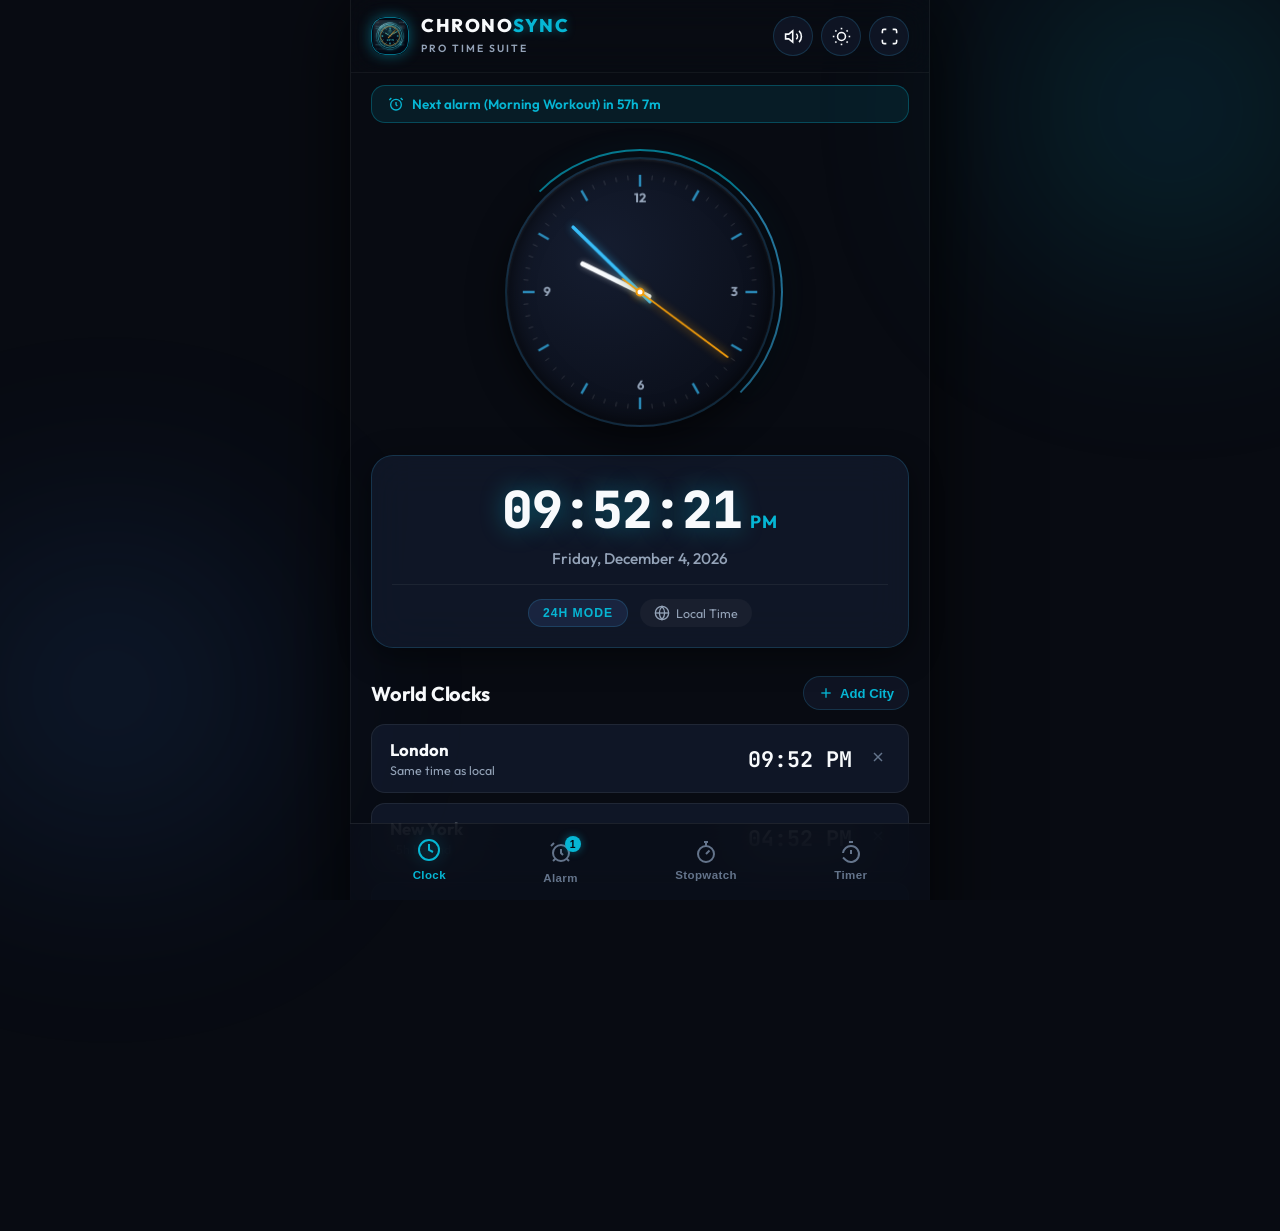
<file: index.html>
<!DOCTYPE html>
<html lang="en">
<head>
  <meta charset="UTF-8">
  <meta name="viewport" content="width=device-width, initial-scale=1.0, maximum-scale=1.0, user-scalable=no, viewport-fit=cover">
  <meta name="theme-color" content="#0a0d14">
  <meta name="description" content="ChronoSync - Ultra-sleek all-in-one Clock, Precision Stopwatch, Countdown Timer, and Smart Alarm with customizable ringtones and world time.">
  <meta name="mobile-web-app-capable" content="yes">
  <meta name="apple-mobile-web-app-capable" content="yes">
  <meta name="apple-mobile-web-app-status-bar-style" content="black-translucent">
  <title>ChronoSync | Clock, Timer, Alarm & Stopwatch</title>
  
  <!-- Favicon & Icons -->
  <link rel="icon" type="image/png" href="icon-192.png">
  <link rel="apple-touch-icon" href="icon-192.png">
  <link rel="manifest" href="manifest.json">
  
  <!-- Modern Typography from Google Fonts -->
  <link rel="preconnect" href="https://fonts.googleapis.com">
  <link rel="preconnect" href="https://fonts.gstatic.com" crossorigin>
  <link href="https://fonts.googleapis.com/css2?family=Outfit:wght@300;400;500;600;700;800&family=JetBrains+Mono:wght@400;500;700;800&display=swap" rel="stylesheet">
  
  <!-- Main Stylesheet -->
  <link rel="stylesheet" href="style.css">
</head>
<body data-theme="cyber">
  <!-- Dynamic Ambient Background Glows -->
  <div class="ambient-glow glow-1" aria-hidden="true"></div>
  <div class="ambient-glow glow-2" aria-hidden="true"></div>

  <!-- App Wrapper -->
  <div class="app-container">
    
    <!-- App Header -->
    <header class="app-header">
      <div class="brand-group">
        <div class="brand-logo-wrap">
          <img src="icon-192.jpg" alt="ChronoSync Logo" class="brand-icon" id="brand-logo-img">
          <span class="brand-pulse"></span>
        </div>
        <div class="brand-text">
          <h1 class="brand-title">CHRONO<span class="accent-text">SYNC</span></h1>
          <span class="brand-subtitle">PRO TIME SUITE</span>
        </div>
      </div>

      <div class="header-actions">
        <!-- Sound Mute/Active Toggle -->
        <button class="icon-btn" id="sound-toggle-btn" title="Toggle Sound Feedback" aria-label="Toggle Sound">
          <svg class="svg-icon" id="sound-icon-on" viewBox="0 0 24 24" fill="none" stroke="currentColor" stroke-width="2">
            <polygon points="11 5 6 9 2 9 2 15 6 15 11 19 11 5"></polygon>
            <path d="M19.07 4.93a10 10 0 0 1 0 14.14M15.54 8.46a5 5 0 0 1 0 7.07"></path>
          </svg>
          <svg class="svg-icon hidden" id="sound-icon-off" viewBox="0 0 24 24" fill="none" stroke="currentColor" stroke-width="2">
            <polygon points="11 5 6 9 2 9 2 15 6 15 11 19 11 5"></polygon>
            <line x1="23" y1="9" x2="17" y2="15"></line>
            <line x1="17" y1="9" x2="23" y2="15"></line>
          </svg>
        </button>

        <!-- Theme Switcher Menu Button -->
        <button class="icon-btn" id="theme-btn" title="Change Visual Theme" aria-label="Change Theme">
          <svg class="svg-icon" viewBox="0 0 24 24" fill="none" stroke="currentColor" stroke-width="2">
            <circle cx="12" cy="12" r="5"></circle>
            <line x1="12" y1="1" x2="12" y2="3"></line>
            <line x1="12" y1="21" x2="12" y2="23"></line>
            <line x1="4.22" y1="4.22" x2="5.64" y2="5.64"></line>
            <line x1="18.36" y1="18.36" x2="19.78" y2="19.78"></line>
            <line x1="1" y1="12" x2="3" y2="12"></line>
            <line x1="21" y1="12" x2="23" y2="12"></line>
            <line x1="4.22" y1="19.78" x2="5.64" y2="18.36"></line>
            <line x1="18.36" y1="5.64" x2="19.78" y2="4.22"></line>
          </svg>
        </button>

        <!-- Fullscreen Toggle -->
        <button class="icon-btn" id="fullscreen-btn" title="Toggle Fullscreen" aria-label="Toggle Fullscreen">
          <svg class="svg-icon" viewBox="0 0 24 24" fill="none" stroke="currentColor" stroke-width="2">
            <path d="M8 3H5a2 2 0 0 0-2 2v3m18 0V5a2 2 0 0 0-2-2h-3m0 18h3a2 2 0 0 0 2-2v-3M3 16v3a2 2 0 0 0 2 2h3"></path>
          </svg>
        </button>
      </div>
    </header>

    <!-- Theme Selection Drawer / Dropdown -->
    <div class="theme-dropdown hidden" id="theme-dropdown">
      <div class="theme-title">Color Theme</div>
      <div class="theme-options">
        <button class="theme-opt-btn active" data-theme-val="cyber">
          <span class="theme-dot dot-cyber"></span> Cyber Cyan
        </button>
        <button class="theme-opt-btn" data-theme-val="sunset">
          <span class="theme-dot dot-sunset"></span> Solar Amber
        </button>
        <button class="theme-opt-btn" data-theme-val="violet">
          <span class="theme-dot dot-violet"></span> Neon Violet
        </button>
        <button class="theme-opt-btn" data-theme-val="emerald">
          <span class="theme-dot dot-emerald"></span> Matrix Emerald
        </button>
      </div>
    </div>

    <!-- Active Alarm Notification Toast Bar (shows when an alarm is within 1 hour) -->
    <div class="upcoming-banner hidden" id="upcoming-banner">
      <div class="upcoming-content">
        <svg class="mini-icon" viewBox="0 0 24 24" fill="none" stroke="currentColor" stroke-width="2">
          <circle cx="12" cy="13" r="8"></circle>
          <path d="M12 9v4l2 2"></path>
          <path d="M5 3L2 6"></path>
          <path d="M22 6l-3-3"></path>
        </svg>
        <span id="upcoming-text">Next alarm in 4 hours 12 mins</span>
      </div>
    </div>

    <!-- MAIN APP CONTENT PANELS -->
    <main class="main-content">
      
      <!-- ================= 1. CLOCK VIEW ================= -->
      <section class="tab-panel active" id="tab-clock" role="tabpanel" aria-labelledby="nav-clock">
        
        <!-- Analog Clock Canvas Display -->
        <div class="clock-visual-container">
          <div class="analog-clock-wrapper">
            <canvas id="analog-canvas" width="280" height="280"></canvas>
            <div class="clock-ambient-ring"></div>
          </div>
        </div>

        <!-- Sleek Digital Time Display -->
        <div class="digital-clock-card">
          <div class="digital-time-row">
            <span class="digital-time" id="clock-digital-time">12:00:00</span>
            <span class="digital-ampm" id="clock-digital-ampm">PM</span>
          </div>
          <div class="digital-date" id="clock-digital-date">Wednesday, October 28, 2026</div>
          
          <div class="clock-meta-row">
            <button class="toggle-pill-btn" id="format-toggle-btn" title="Toggle 12h / 24h format">
              <span id="format-label">24H MODE</span>
            </button>
            <div class="timezone-badge" id="current-timezone-badge">
              <svg class="mini-icon" viewBox="0 0 24 24" fill="none" stroke="currentColor" stroke-width="2">
                <circle cx="12" cy="12" r="10"></circle>
                <line x1="2" y1="12" x2="22" y2="12"></line>
                <path d="M12 2a15.3 15.3 0 0 1 4 10 15.3 15.3 0 0 1-4 10 15.3 15.3 0 0 1-4-10 15.3 15.3 0 0 1 4-10z"></path>
              </svg>
              <span id="local-timezone-text">Local Time</span>
            </div>
          </div>
        </div>

        <!-- World Clock Section -->
        <div class="world-clock-container">
          <div class="section-header">
            <h2 class="section-title">World Clocks</h2>
            <button class="btn-secondary-sm" id="add-city-btn">
              <svg class="mini-icon" viewBox="0 0 24 24" fill="none" stroke="currentColor" stroke-width="2">
                <line x1="12" y1="5" x2="12" y2="19"></line>
                <line x1="5" y1="12" x2="19" y2="12"></line>
              </svg>
              Add City
            </button>
          </div>

          <div class="world-cities-grid" id="world-cities-list">
            <!-- Dynamic World City Cards populated by JS -->
          </div>
        </div>

      </section>

      <!-- ================= 2. ALARM VIEW ================= -->
      <section class="tab-panel" id="tab-alarm" role="tabpanel" aria-labelledby="nav-alarm">
        
        <div class="section-header">
          <div>
            <h2 class="section-title">Alarms</h2>
            <p class="section-desc">Manage wake-ups & daily reminders</p>
          </div>
          <button class="btn-primary" id="open-alarm-modal-btn">
            <svg class="mini-icon" viewBox="0 0 24 24" fill="none" stroke="currentColor" stroke-width="2.5">
              <line x1="12" y1="5" x2="12" y2="19"></line>
              <line x1="5" y1="12" x2="19" y2="12"></line>
            </svg>
            New Alarm
          </button>
        </div>

        <!-- Alarms List Container -->
        <div class="alarms-list" id="alarms-container">
          <!-- Populated dynamically via JS -->
        </div>

      </section>

      <!-- ================= 3. STOPWATCH VIEW ================= -->
      <section class="tab-panel" id="tab-stopwatch" role="tabpanel" aria-labelledby="nav-stopwatch">
        
        <div class="stopwatch-display-card">
          <!-- Glowing circular progress border -->
          <div class="stopwatch-halo" id="stopwatch-halo"></div>
          
          <div class="stopwatch-numbers-wrapper">
            <div class="stopwatch-main-time" id="sw-display">00:00:00<span class="sw-ms" id="sw-display-ms">.00</span></div>
            <div class="stopwatch-sub-lap" id="sw-current-lap-time">Lap: 00:00:00.00</div>
          </div>
        </div>

        <!-- Stopwatch Controls -->
        <div class="control-actions-row">
          <button class="circle-action-btn btn-amber" id="sw-lap-btn" disabled>
            <span class="btn-inner-text">Lap</span>
          </button>

          <button class="circle-action-btn btn-neon-play" id="sw-start-btn">
            <span class="btn-inner-text" id="sw-start-label">Start</span>
          </button>

          <button class="circle-action-btn btn-rose" id="sw-reset-btn" disabled>
            <span class="btn-inner-text">Reset</span>
          </button>
        </div>

        <!-- Laps Section -->
        <div class="laps-container" id="laps-section">
          <div class="laps-header">
            <span class="laps-title">Recorded Laps (<span id="laps-count">0</span>)</span>
            <div class="laps-quick-actions">
              <button class="text-link-btn" id="copy-laps-btn" title="Copy laps to clipboard">Copy</button>
              <button class="text-link-btn text-danger" id="clear-laps-btn" title="Clear all recorded laps">Clear</button>
            </div>
          </div>

          <div class="laps-table-wrapper">
            <table class="laps-table" id="laps-table">
              <thead>
                <tr>
                  <th>Lap</th>
                  <th>Split Time</th>
                  <th>Total Time</th>
                </tr>
              </thead>
              <tbody id="laps-tbody">
                <!-- Dynamic lap rows -->
              </tbody>
            </table>
            <div class="empty-state" id="empty-laps-state">
              <p>No laps recorded yet. Press Start, then Lap.</p>
            </div>
          </div>
        </div>

      </section>

      <!-- ================= 4. TIMER VIEW ================= -->
      <section class="tab-panel" id="tab-timer" role="tabpanel" aria-labelledby="nav-timer">
        
        <!-- Circular Progress Ring Display -->
        <div class="timer-visual-container">
          <svg class="timer-ring-svg" viewBox="0 0 320 320">
            <!-- Background track -->
            <circle class="timer-track" cx="160" cy="160" r="140"></circle>
            <!-- Progress indicator bar -->
            <circle class="timer-progress" id="timer-progress-ring" cx="160" cy="160" r="140"></circle>
          </svg>

          <!-- Inside Ring Content -->
          <div class="timer-center-content">
            <div class="timer-digits" id="timer-display">05:00</div>
            <div class="timer-total-caption" id="timer-status-caption">Ready</div>
          </div>
        </div>

        <!-- Quick Time Presets Chips -->
        <div class="timer-presets-scroll">
          <button class="preset-chip" data-seconds="60">1 min</button>
          <button class="preset-chip" data-seconds="180">3 min</button>
          <button class="preset-chip active" data-seconds="300">5 min</button>
          <button class="preset-chip" data-seconds="600">10 min</button>
          <button class="preset-chip" data-seconds="900">15 min</button>
          <button class="preset-chip" data-seconds="1500">25 min (Pomodoro)</button>
          <button class="preset-chip" data-seconds="1800">30 min</button>
          <button class="preset-chip" data-seconds="3600">60 min</button>
        </div>

        <!-- Custom Duration Quick Pickers -->
        <div class="custom-timer-pickers" id="custom-timer-inputs">
          <div class="time-picker-col">
            <label for="timer-input-hours">HOURS</label>
            <input type="number" id="timer-input-hours" min="0" max="99" value="0" class="time-num-input">
          </div>
          <span class="colon-separator">:</span>
          <div class="time-picker-col">
            <label for="timer-input-mins">MINUTES</label>
            <input type="number" id="timer-input-mins" min="0" max="59" value="5" class="time-num-input">
          </div>
          <span class="colon-separator">:</span>
          <div class="time-picker-col">
            <label for="timer-input-secs">SECONDS</label>
            <input type="number" id="timer-input-secs" min="0" max="59" value="0" class="time-num-input">
          </div>
        </div>

        <!-- Timer Controls -->
        <div class="control-actions-row">
          <button class="circle-action-btn btn-rose" id="timer-reset-btn" disabled>
            <span class="btn-inner-text">Reset</span>
          </button>

          <button class="circle-action-btn btn-neon-play" id="timer-start-btn">
            <span class="btn-inner-text" id="timer-start-label">Start</span>
          </button>

          <button class="circle-action-btn btn-cyan" id="timer-add-min-btn" title="Add 1 minute" disabled>
            <span class="btn-inner-text">+1m</span>
          </button>
        </div>

      </section>

      <!-- App Footer / Credits -->
      <footer class="app-credit-footer">
        <p class="copyright-text">© 2026 ChronoSync. All rights reserved.</p>
        <p class="developer-text">Design and Develop by <span class="developer-name">Satyam Rajpoot</span></p>
      </footer>

    </main>

    <!-- Bottom Navigation Dock (Ergonomic Mobile / Desktop) -->
    <nav class="bottom-nav" role="tablist">
      <button class="nav-item active" id="nav-clock" data-tab="tab-clock" role="tab" aria-selected="true">
        <svg class="nav-icon" viewBox="0 0 24 24" fill="none" stroke="currentColor" stroke-width="2">
          <circle cx="12" cy="12" r="10"></circle>
          <polyline points="12 6 12 12 16 14"></polyline>
        </svg>
        <span class="nav-label">Clock</span>
      </button>

      <button class="nav-item" id="nav-alarm" data-tab="tab-alarm" role="tab" aria-selected="false">
        <div class="nav-icon-wrap">
          <svg class="nav-icon" viewBox="0 0 24 24" fill="none" stroke="currentColor" stroke-width="2">
            <circle cx="12" cy="13" r="8"></circle>
            <path d="M12 9v4l2 2"></path>
            <path d="M5 3L2 6"></path>
            <path d="M22 6l-3-3"></path>
            <path d="M6.38 18.7 4 21"></path>
            <path d="M17.64 18.67 20 21"></path>
          </svg>
          <span class="alarm-badge hidden" id="active-alarms-badge">0</span>
        </div>
        <span class="nav-label">Alarm</span>
      </button>

      <button class="nav-item" id="nav-stopwatch" data-tab="tab-stopwatch" role="tab" aria-selected="false">
        <svg class="nav-icon" viewBox="0 0 24 24" fill="none" stroke="currentColor" stroke-width="2">
          <circle cx="12" cy="14" r="8"></circle>
          <line x1="12" y1="2" x2="12" y2="6"></line>
          <line x1="10" y1="2" x2="14" y2="2"></line>
          <line x1="12" y1="14" x2="15.5" y2="10.5"></line>
        </svg>
        <span class="nav-label">Stopwatch</span>
      </button>

      <button class="nav-item" id="nav-timer" data-tab="tab-timer" role="tab" aria-selected="false">
        <svg class="nav-icon" viewBox="0 0 24 24" fill="none" stroke="currentColor" stroke-width="2">
          <path d="M10 2h4"></path>
          <path d="M12 14v-4"></path>
          <path d="M4 13a8 8 0 0 1 8-7 8 8 0 1 1-5.3 14L4 17.6"></path>
        </svg>
        <span class="nav-label">Timer</span>
      </button>
    </nav>

  </div>

  <!-- ================= MODALS & OVERLAYS ================= -->

  <!-- 1. Add/Edit Alarm Modal -->
  <div class="modal-overlay hidden" id="alarm-modal">
    <div class="modal-card">
      <div class="modal-header">
        <h3 class="modal-title" id="alarm-modal-title">Set Alarm</h3>
        <button class="icon-btn-close" id="close-alarm-modal-btn">&times;</button>
      </div>

      <div class="modal-body">
        <!-- Interactive Time Wheel / Inputs -->
        <div class="alarm-time-picker">
          <div class="picker-input-group">
            <input type="number" id="alarm-input-hours" class="time-digit-input" min="1" max="12" value="07">
            <span class="picker-separator">:</span>
            <input type="number" id="alarm-input-mins" class="time-digit-input" min="0" max="59" value="00">
          </div>
          <div class="ampm-toggle-group" id="alarm-ampm-group">
            <button class="ampm-btn active" id="ampm-am" type="button">AM</button>
            <button class="ampm-btn" id="ampm-pm" type="button">PM</button>
          </div>
        </div>

        <!-- Alarm Label Input -->
        <div class="form-group">
          <label for="alarm-label-input">Label</label>
          <input type="text" id="alarm-label-input" class="form-input" placeholder="e.g. Morning Workout, Daily Meeting" maxlength="32">
        </div>

        <!-- Repeat Days -->
        <div class="form-group">
          <label>Repeat Days</label>
          <div class="days-chips-row">
            <button type="button" class="day-chip" data-day="0">S</button>
            <button type="button" class="day-chip active" data-day="1">M</button>
            <button type="button" class="day-chip active" data-day="2">T</button>
            <button type="button" class="day-chip active" data-day="3">W</button>
            <button type="button" class="day-chip active" data-day="4">T</button>
            <button type="button" class="day-chip active" data-day="5">F</button>
            <button type="button" class="day-chip" data-day="6">S</button>
          </div>
          <div class="repeat-presets">
            <button type="button" class="preset-text-btn" id="repeat-weekdays">Weekdays</button>
            <button type="button" class="preset-text-btn" id="repeat-weekends">Weekends</button>
            <button type="button" class="preset-text-btn" id="repeat-everyday">Everyday</button>
          </div>
        </div>

        <!-- Tone Selector with Sound Preview Button -->
        <div class="form-group">
          <label for="alarm-sound-select">Ringtone</label>
          <div class="sound-select-row">
            <select id="alarm-sound-select" class="form-select">
              <option value="celestial">🎵 Celestial Chime (Ambient)</option>
              <option value="pulse">⚡ Digital Pulse (Synth)</option>
              <option value="siren">🚨 Cosmic Siren (Modern)</option>
              <option value="sunrise">🌅 Sunrise Gentle (Calm)</option>
              <option value="classic">🔔 Classic Twin Bell (Mechanical)</option>
            </select>
            <button type="button" class="btn-icon-test" id="test-sound-btn" title="Preview Sound">
              <svg class="mini-icon" viewBox="0 0 24 24" fill="none" stroke="currentColor" stroke-width="2">
                <polygon points="5 3 19 12 5 21 5 3"></polygon>
              </svg>
            </button>
          </div>
        </div>

        <!-- Snooze Interval -->
        <div class="form-group">
          <label for="alarm-snooze-select">Snooze Duration</label>
          <select id="alarm-snooze-select" class="form-select">
            <option value="5">5 Minutes</option>
            <option value="10" selected>10 Minutes</option>
            <option value="15">15 Minutes</option>
          </select>
        </div>
      </div>

      <div class="modal-footer">
        <button type="button" class="btn-secondary" id="cancel-alarm-btn">Cancel</button>
        <button type="button" class="btn-primary" id="save-alarm-btn">Save Alarm</button>
      </div>
    </div>
  </div>

  <!-- 2. Add City Modal for World Clock -->
  <div class="modal-overlay hidden" id="city-modal">
    <div class="modal-card">
      <div class="modal-header">
        <h3 class="modal-title">Add World City</h3>
        <button class="icon-btn-close" id="close-city-modal-btn">&times;</button>
      </div>

      <div class="modal-body">
        <div class="form-group">
          <label for="city-search-input">Search Major City / Timezone</label>
          <input type="text" id="city-search-input" class="form-input" placeholder="e.g. Tokyo, London, New York, Paris...">
        </div>

        <div class="available-cities-list" id="city-options-list">
          <!-- Populated by JS -->
        </div>
      </div>
    </div>
  </div>

  <!-- 3. Fullscreen Active Alarm Ringing Overlay -->
  <div class="active-ringing-overlay hidden" id="ringing-screen">
    <div class="ringing-glow-burst"></div>
    
    <div class="ringing-container">
      <div class="ringing-bell-icon-wrap">
        <svg class="ringing-bell-svg" viewBox="0 0 24 24" fill="none" stroke="currentColor" stroke-width="2">
          <path d="M18 8A6 6 0 0 0 6 8c0 7-3 9-3 9h18s-3-2-3-9"></path>
          <path d="M13.73 21a2 2 0 0 1-3.46 0"></path>
        </svg>
      </div>

      <div class="ringing-time" id="ringing-time-text">07:00 AM</div>
      <div class="ringing-label" id="ringing-label-text">Morning Workout</div>

      <div class="ringing-actions">
        <button class="btn-snooze" id="ringing-snooze-btn">
          <svg class="mini-icon" viewBox="0 0 24 24" fill="none" stroke="currentColor" stroke-width="2">
            <circle cx="12" cy="12" r="10"></circle>
            <polyline points="12 6 12 12 16 14"></polyline>
          </svg>
          Snooze (<span id="snooze-duration-text">10m</span>)
        </button>
        <button class="btn-dismiss" id="ringing-dismiss-btn">
          <svg class="mini-icon" viewBox="0 0 24 24" fill="none" stroke="currentColor" stroke-width="2.5">
            <line x1="18" y1="6" x2="6" y2="18"></line>
            <line x1="6" y1="6" x2="18" y2="18"></line>
          </svg>
          Dismiss
        </button>
      </div>
    </div>
  </div>

  <!-- Scripts -->
  <script src="app.js"></script>
</body>
</html>
</file>
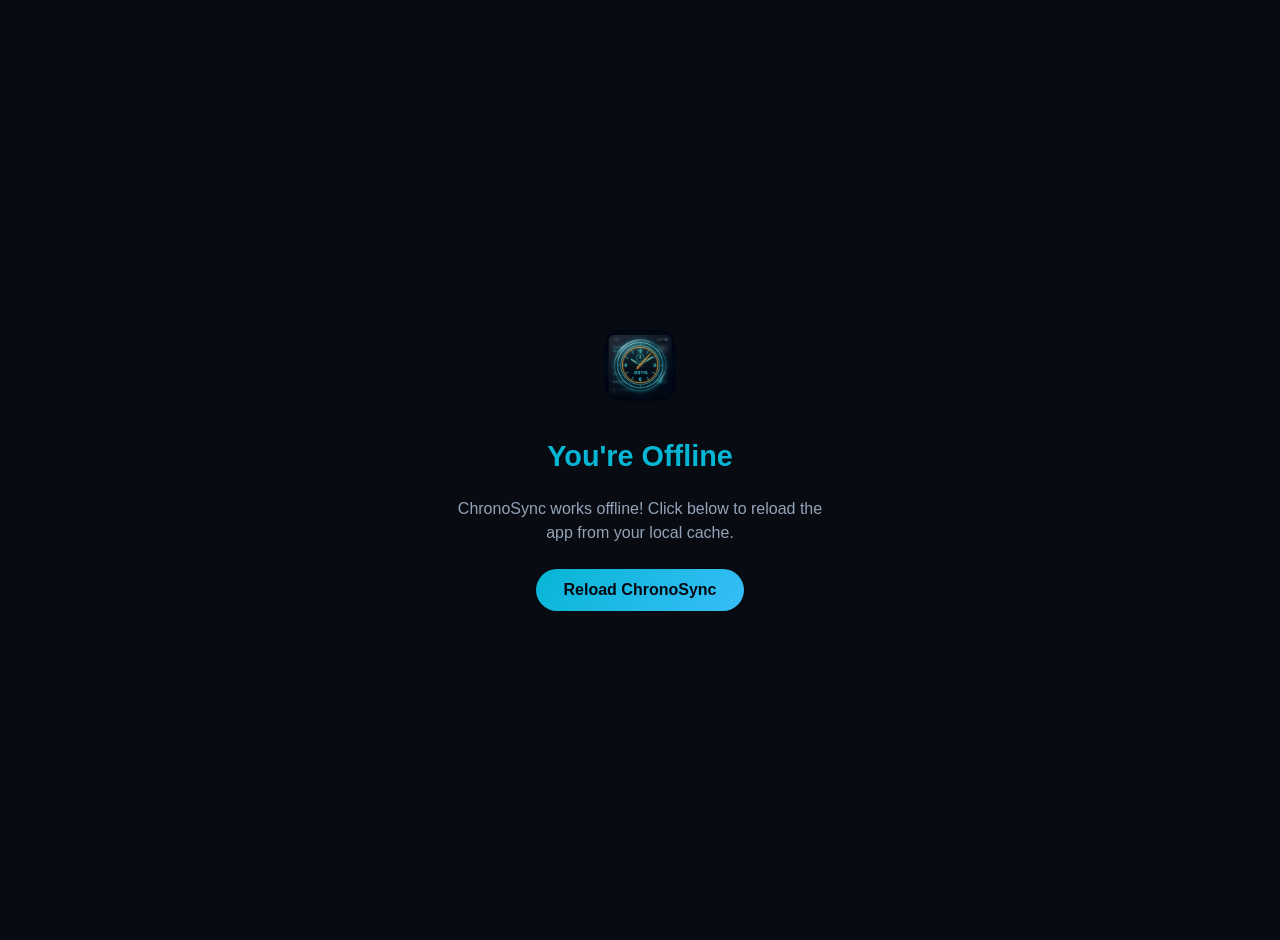
<file: offline.html>
<!DOCTYPE html>
<html lang="en">
<head>
  <meta charset="UTF-8">
  <meta name="viewport" content="width=device-width, initial-scale=1.0">
  <title>ChronoSync | Offline</title>
  <style>
    body {
      background: #080b12;
      color: #f8fafc;
      font-family: -apple-system, BlinkMacSystemFont, "Segoe UI", Roboto, sans-serif;
      display: flex;
      flex-direction: column;
      align-items: center;
      justify-content: center;
      min-height: 100vh;
      margin: 0;
      text-align: center;
      padding: 20px;
    }
    .icon {
      width: 72px;
      height: 72px;
      margin-bottom: 20px;
      border-radius: 18px;
    }
    h1 {
      font-size: 1.8rem;
      margin-bottom: 8px;
      color: #06b6d4;
    }
    p {
      color: #94a3b8;
      max-width: 380px;
      line-height: 1.5;
      margin-bottom: 24px;
    }
    .btn {
      background: linear-gradient(135deg, #06b6d4, #38bdf8);
      color: #050811;
      border: none;
      padding: 12px 28px;
      border-radius: 9999px;
      font-weight: 700;
      font-size: 1rem;
      cursor: pointer;
    }
  </style>
</head>
<body>
  <img src="icon-192.png" alt="ChronoSync" class="icon">
  <h1>You're Offline</h1>
  <p>ChronoSync works offline! Click below to reload the app from your local cache.</p>
  <button class="btn" onclick="window.location.reload()">Reload ChronoSync</button>
</body>
</html>
</file>
<file: style.css>
/* ===================================================================
   CHRONOSYNC - PRO TIME SUITE STYLESHEET
   Design System: Glassmorphic OLED Cyber Aesthetic with Dynamic Themes
   =================================================================== */

:root {
  /* Default Cyber Cyan Theme */
  --bg-primary: #080b12;
  --bg-secondary: #0f1626;
  --bg-glass: rgba(18, 25, 42, 0.75);
  --bg-glass-card: rgba(22, 33, 56, 0.55);
  --bg-glass-elevated: rgba(30, 44, 74, 0.7);
  --border-glass: rgba(56, 189, 248, 0.18);
  --border-focus: rgba(6, 182, 212, 0.7);
  
  --accent-primary: #06b6d4;      /* Vibrant Cyan */
  --accent-glow: rgba(6, 182, 212, 0.45);
  --accent-secondary: #38bdf8;    /* Sky */
  --accent-secondary-glow: rgba(56, 189, 248, 0.3);
  --accent-highlight: #f59e0b;    /* Solar Amber */

  --text-main: #f8fafc;
  --text-muted: #94a3b8;
  --text-dim: #64748b;

  --color-success: #10b981;
  --color-success-glow: rgba(16, 185, 129, 0.35);
  --color-warning: #f59e0b;
  --color-warning-glow: rgba(245, 158, 11, 0.35);
  --color-danger: #f43f5e;
  --color-danger-glow: rgba(244, 63, 94, 0.4);

  --font-sans: 'Outfit', -apple-system, BlinkMacSystemFont, "Segoe UI", Roboto, sans-serif;
  --font-mono: 'JetBrains Mono', monospace;

  --radius-sm: 8px;
  --radius-md: 14px;
  --radius-lg: 22px;
  --radius-xl: 32px;
  --radius-full: 9999px;

  --shadow-glass: 0 8px 32px 0 rgba(0, 0, 0, 0.45);
  --shadow-neon: 0 0 25px var(--accent-glow);
  --transition-smooth: all 0.28s cubic-bezier(0.4, 0, 0.2, 1);
  --transition-bounce: all 0.4s cubic-bezier(0.34, 1.56, 0.64, 1);
}

/* Theme: Solar Amber */
body[data-theme="sunset"] {
  --accent-primary: #f59e0b;
  --accent-glow: rgba(245, 158, 11, 0.45);
  --accent-secondary: #fbbf24;
  --accent-secondary-glow: rgba(251, 191, 36, 0.3);
  --border-glass: rgba(245, 158, 11, 0.2);
  --border-focus: rgba(245, 158, 11, 0.8);
}

/* Theme: Neon Violet */
body[data-theme="violet"] {
  --accent-primary: #a855f7;
  --accent-glow: rgba(168, 85, 247, 0.45);
  --accent-secondary: #c084fc;
  --accent-secondary-glow: rgba(192, 132, 252, 0.3);
  --border-glass: rgba(168, 85, 247, 0.2);
  --border-focus: rgba(168, 85, 247, 0.8);
}

/* Theme: Matrix Emerald */
body[data-theme="emerald"] {
  --accent-primary: #10b981;
  --accent-glow: rgba(16, 185, 129, 0.45);
  --accent-secondary: #34d399;
  --accent-secondary-glow: rgba(52, 211, 153, 0.3);
  --border-glass: rgba(16, 185, 129, 0.2);
  --border-focus: rgba(16, 185, 129, 0.8);
}

/* Base Reset */
*, *::before, *::after {
  box-sizing: border-box;
  margin: 0;
  padding: 0;
  -webkit-tap-highlight-color: transparent;
}

html, body {
  width: 100%;
  height: 100%;
  overflow-x: hidden;
  background-color: var(--bg-primary);
  color: var(--text-main);
  font-family: var(--font-sans);
  -webkit-font-smoothing: antialiased;
  -moz-osx-font-smoothing: grayscale;
}

/* Dynamic Ambient Background Glows */
.ambient-glow {
  position: fixed;
  border-radius: 50%;
  filter: blur(120px);
  pointer-events: none;
  z-index: 0;
  opacity: 0.35;
  transition: background-color 0.8s ease;
}

.glow-1 {
  width: 380px;
  height: 380px;
  top: -80px;
  right: -80px;
  background: radial-gradient(circle, var(--accent-primary) 0%, transparent 70%);
}

.glow-2 {
  width: 420px;
  height: 420px;
  bottom: 0px;
  left: -100px;
  background: radial-gradient(circle, #3b82f6 0%, transparent 70%);
  opacity: 0.25;
}

/* App Main Container */
.app-container {
  position: relative;
  z-index: 1;
  display: flex;
  flex-direction: column;
  min-height: 100vh;
  max-width: 580px;
  margin: 0 auto;
  padding-bottom: calc(88px + env(safe-area-inset-bottom));
}

/* Header Styles */
.app-header {
  display: flex;
  align-items: center;
  justify-content: space-between;
  padding: 16px 20px;
  backdrop-filter: blur(16px);
  -webkit-backdrop-filter: blur(16px);
  position: sticky;
  top: 0;
  z-index: 40;
  border-bottom: 1px solid rgba(255, 255, 255, 0.05);
}

.brand-group {
  display: flex;
  align-items: center;
  gap: 12px;
}

.brand-logo-wrap {
  position: relative;
  width: 38px;
  height: 38px;
  border-radius: var(--radius-md);
  overflow: hidden;
  box-shadow: 0 0 14px var(--accent-glow);
}

.brand-icon {
  width: 100%;
  height: 100%;
  object-fit: cover;
  display: block;
}

.brand-pulse {
  position: absolute;
  inset: 0;
  border-radius: var(--radius-md);
  border: 1.5px solid var(--accent-primary);
  opacity: 0.6;
  animation: pulseLogo 3s infinite ease-in-out;
}

@keyframes pulseLogo {
  0%, 100% { transform: scale(1); opacity: 0.6; }
  50% { transform: scale(1.08); opacity: 0.2; }
}

.brand-title {
  font-size: 1.15rem;
  font-weight: 800;
  letter-spacing: 1.5px;
  line-height: 1.1;
}

.accent-text {
  color: var(--accent-primary);
  text-shadow: 0 0 10px var(--accent-glow);
}

.brand-subtitle {
  font-size: 0.65rem;
  font-weight: 600;
  color: var(--text-muted);
  letter-spacing: 2px;
}

.header-actions {
  display: flex;
  align-items: center;
  gap: 8px;
}

.icon-btn {
  background: var(--bg-glass);
  border: 1px solid var(--border-glass);
  color: var(--text-main);
  width: 40px;
  height: 40px;
  border-radius: var(--radius-full);
  display: flex;
  align-items: center;
  justify-content: center;
  cursor: pointer;
  transition: var(--transition-smooth);
}

.icon-btn:hover {
  background: var(--bg-glass-elevated);
  border-color: var(--accent-primary);
  transform: translateY(-2px);
  box-shadow: 0 0 12px var(--accent-glow);
}

.svg-icon {
  width: 19px;
  height: 19px;
}

.mini-icon {
  width: 16px;
  height: 16px;
}

.hidden {
  display: none !important;
}

/* Theme Switcher Dropdown */
.theme-dropdown {
  position: absolute;
  top: 72px;
  right: 20px;
  background: var(--bg-secondary);
  border: 1px solid var(--border-glass);
  border-radius: var(--radius-md);
  padding: 12px;
  z-index: 50;
  box-shadow: var(--shadow-glass);
  backdrop-filter: blur(20px);
  animation: fadeInDown 0.25s ease-out;
  min-width: 175px;
}

@keyframes fadeInDown {
  from { opacity: 0; transform: translateY(-8px); }
  to { opacity: 1; transform: translateY(0); }
}

.theme-title {
  font-size: 0.72rem;
  font-weight: 700;
  text-transform: uppercase;
  color: var(--text-dim);
  margin-bottom: 8px;
  letter-spacing: 1px;
}

.theme-options {
  display: flex;
  flex-direction: column;
  gap: 6px;
}

.theme-opt-btn {
  display: flex;
  align-items: center;
  gap: 10px;
  padding: 8px 12px;
  border-radius: var(--radius-sm);
  background: transparent;
  border: 1px solid transparent;
  color: var(--text-main);
  font-size: 0.86rem;
  font-weight: 500;
  cursor: pointer;
  transition: var(--transition-smooth);
}

.theme-opt-btn:hover, .theme-opt-btn.active {
  background: var(--bg-glass-elevated);
  border-color: var(--border-glass);
}

.theme-dot {
  width: 12px;
  height: 12px;
  border-radius: 50%;
}
.dot-cyber { background: #06b6d4; box-shadow: 0 0 6px #06b6d4; }
.dot-sunset { background: #f59e0b; box-shadow: 0 0 6px #f59e0b; }
.dot-violet { background: #a855f7; box-shadow: 0 0 6px #a855f7; }
.dot-emerald { background: #10b981; box-shadow: 0 0 6px #10b981; }

/* Upcoming Alarm Banner */
.upcoming-banner {
  margin: 12px 20px 0;
  padding: 10px 16px;
  background: rgba(6, 182, 212, 0.1);
  border: 1px solid rgba(6, 182, 212, 0.3);
  border-radius: var(--radius-md);
  color: var(--accent-primary);
  font-size: 0.84rem;
  font-weight: 600;
  animation: fadeIn 0.4s ease;
}

.upcoming-content {
  display: flex;
  align-items: center;
  gap: 8px;
}

/* Main Content Panels */
.main-content {
  flex: 1;
  padding: 16px 20px;
}

.tab-panel {
  display: none;
  animation: fadeIn 0.3s ease;
}

.tab-panel.active {
  display: block;
}

@keyframes fadeIn {
  from { opacity: 0; transform: translateY(6px); }
  to { opacity: 1; transform: translateY(0); }
}

/* ================= 1. CLOCK VIEW STYLES ================= */
.clock-visual-container {
  display: flex;
  justify-content: center;
  align-items: center;
  padding: 18px 0 10px;
}

.analog-clock-wrapper {
  position: relative;
  width: 270px;
  height: 270px;
  display: flex;
  align-items: center;
  justify-content: center;
}

#analog-canvas {
  width: 270px;
  height: 270px;
  border-radius: 50%;
  background: radial-gradient(circle at 35% 35%, #151d30, #0a0e19 80%);
  box-shadow: 
    0 12px 35px rgba(0, 0, 0, 0.6),
    inset 0 0 25px rgba(0, 0, 0, 0.8),
    inset 0 1px 3px rgba(255, 255, 255, 0.15);
  border: 2px solid rgba(56, 189, 248, 0.15);
  z-index: 2;
}

.clock-ambient-ring {
  position: absolute;
  inset: -8px;
  border-radius: 50%;
  border: 2px solid transparent;
  border-top-color: var(--accent-primary);
  border-right-color: var(--accent-secondary);
  filter: drop-shadow(0 0 12px var(--accent-glow));
  animation: rotateRing 20s linear infinite;
  pointer-events: none;
  opacity: 0.7;
}

@keyframes rotateRing {
  from { transform: rotate(0deg); }
  to { transform: rotate(360deg); }
}

/* Digital Clock Card */
.digital-clock-card {
  background: var(--bg-glass-card);
  border: 1px solid var(--border-glass);
  border-radius: var(--radius-lg);
  padding: 20px;
  margin-top: 18px;
  backdrop-filter: blur(20px);
  -webkit-backdrop-filter: blur(20px);
  text-align: center;
  box-shadow: var(--shadow-glass);
}

.digital-time-row {
  display: flex;
  align-items: baseline;
  justify-content: center;
  gap: 8px;
}

.digital-time {
  font-family: var(--font-mono);
  font-size: 3.2rem;
  font-weight: 800;
  color: var(--text-main);
  letter-spacing: -1px;
  text-shadow: 0 0 25px var(--accent-glow);
}

.digital-ampm {
  font-family: var(--font-sans);
  font-size: 1.1rem;
  font-weight: 700;
  color: var(--accent-primary);
  letter-spacing: 1px;
}

.digital-date {
  font-size: 0.96rem;
  font-weight: 500;
  color: var(--text-muted);
  margin-top: 6px;
}

.clock-meta-row {
  display: flex;
  align-items: center;
  justify-content: center;
  gap: 12px;
  margin-top: 16px;
  padding-top: 14px;
  border-top: 1px solid rgba(255, 255, 255, 0.06);
}

.toggle-pill-btn {
  background: var(--bg-glass-elevated);
  border: 1px solid var(--border-glass);
  color: var(--accent-primary);
  padding: 6px 14px;
  border-radius: var(--radius-full);
  font-size: 0.76rem;
  font-weight: 700;
  letter-spacing: 1px;
  cursor: pointer;
  transition: var(--transition-smooth);
}

.toggle-pill-btn:hover {
  background: var(--accent-primary);
  color: #000;
  box-shadow: 0 0 12px var(--accent-glow);
}

.timezone-badge {
  display: flex;
  align-items: center;
  gap: 6px;
  background: rgba(255, 255, 255, 0.04);
  padding: 6px 14px;
  border-radius: var(--radius-full);
  font-size: 0.78rem;
  color: var(--text-muted);
}

/* World Clock Grid */
.world-clock-container {
  margin-top: 28px;
}

.section-header {
  display: flex;
  align-items: center;
  justify-content: space-between;
  margin-bottom: 14px;
}

.section-title {
  font-size: 1.25rem;
  font-weight: 700;
  letter-spacing: -0.2px;
}

.section-desc {
  font-size: 0.82rem;
  color: var(--text-muted);
  margin-top: 2px;
}

.btn-secondary-sm {
  background: var(--bg-glass);
  border: 1px solid var(--border-glass);
  color: var(--accent-primary);
  padding: 8px 14px;
  border-radius: var(--radius-full);
  font-size: 0.82rem;
  font-weight: 600;
  display: flex;
  align-items: center;
  gap: 6px;
  cursor: pointer;
  transition: var(--transition-smooth);
}

.btn-secondary-sm:hover {
  background: var(--bg-glass-elevated);
  border-color: var(--accent-primary);
}

.world-cities-grid {
  display: flex;
  flex-direction: column;
  gap: 10px;
}

.world-city-card {
  background: var(--bg-glass-card);
  border: 1px solid rgba(255, 255, 255, 0.07);
  border-radius: var(--radius-md);
  padding: 14px 18px;
  display: flex;
  align-items: center;
  justify-content: space-between;
  transition: var(--transition-smooth);
}

.world-city-card:hover {
  border-color: var(--border-glass);
  transform: translateY(-2px);
  background: var(--bg-glass-elevated);
}

.city-info-col {
  display: flex;
  flex-direction: column;
  gap: 3px;
}

.city-name {
  font-size: 1.05rem;
  font-weight: 700;
}

.city-diff {
  font-size: 0.78rem;
  color: var(--text-muted);
}

.city-time-col {
  display: flex;
  align-items: center;
  gap: 14px;
}

.city-digital {
  font-family: var(--font-mono);
  font-size: 1.35rem;
  font-weight: 700;
  color: var(--text-main);
}

.city-delete-btn {
  background: transparent;
  border: none;
  color: var(--text-dim);
  cursor: pointer;
  padding: 4px;
  transition: var(--transition-smooth);
}

.city-delete-btn:hover {
  color: var(--color-danger);
}

/* ================= 2. ALARM VIEW STYLES ================= */
.alarms-list {
  display: flex;
  flex-direction: column;
  gap: 14px;
  margin-top: 10px;
}

.alarm-card {
  background: var(--bg-glass-card);
  border: 1px solid rgba(255, 255, 255, 0.07);
  border-radius: var(--radius-lg);
  padding: 18px 20px;
  display: flex;
  align-items: center;
  justify-content: space-between;
  transition: var(--transition-smooth);
  backdrop-filter: blur(16px);
  -webkit-backdrop-filter: blur(16px);
}

.alarm-card.active-alarm {
  border-color: var(--border-glass);
  box-shadow: 0 4px 20px rgba(6, 182, 212, 0.12);
}

.alarm-card.inactive-alarm {
  opacity: 0.55;
}

.alarm-details {
  display: flex;
  flex-direction: column;
  gap: 6px;
}

.alarm-time-display {
  display: flex;
  align-items: baseline;
  gap: 6px;
}

.alarm-digits {
  font-family: var(--font-mono);
  font-size: 2.2rem;
  font-weight: 800;
  line-height: 1;
}

.alarm-ampm-tag {
  font-size: 0.95rem;
  font-weight: 700;
  color: var(--accent-primary);
}

.alarm-meta-line {
  display: flex;
  align-items: center;
  gap: 10px;
}

.alarm-title-text {
  font-size: 0.92rem;
  font-weight: 600;
  color: var(--text-main);
}

.alarm-days-tag {
  font-size: 0.78rem;
  color: var(--text-muted);
}

.alarm-tone-tag {
  font-size: 0.72rem;
  background: rgba(255, 255, 255, 0.06);
  padding: 2px 8px;
  border-radius: var(--radius-full);
  color: var(--accent-secondary);
}

.alarm-actions-col {
  display: flex;
  align-items: center;
  gap: 14px;
}

/* iOS Style Switch */
.switch {
  position: relative;
  display: inline-block;
  width: 52px;
  height: 28px;
}

.switch input {
  opacity: 0;
  width: 0;
  height: 0;
}

.slider {
  position: absolute;
  cursor: pointer;
  inset: 0;
  background-color: rgba(255, 255, 255, 0.15);
  transition: .3s cubic-bezier(0.4, 0, 0.2, 1);
  border-radius: 34px;
}

.slider:before {
  position: absolute;
  content: "";
  height: 22px;
  width: 22px;
  left: 3px;
  bottom: 3px;
  background-color: white;
  transition: .3s cubic-bezier(0.4, 0, 0.2, 1);
  border-radius: 50%;
  box-shadow: 0 2px 5px rgba(0,0,0,0.4);
}

input:checked + .slider {
  background-color: var(--accent-primary);
  box-shadow: 0 0 12px var(--accent-glow);
}

input:checked + .slider:before {
  transform: translateX(24px);
}

.alarm-del-btn {
  background: transparent;
  border: none;
  color: var(--text-dim);
  cursor: pointer;
  padding: 6px;
  border-radius: 50%;
  transition: var(--transition-smooth);
}

.alarm-del-btn:hover {
  color: var(--color-danger);
  background: rgba(244, 63, 94, 0.1);
}

/* ================= 3. STOPWATCH VIEW STYLES ================= */
.stopwatch-display-card {
  position: relative;
  background: radial-gradient(circle at center, rgba(15, 23, 42, 0.9), rgba(8, 11, 18, 0.95));
  border: 1px solid var(--border-glass);
  border-radius: var(--radius-xl);
  padding: 44px 20px;
  margin: 12px 0 24px;
  text-align: center;
  box-shadow: var(--shadow-glass);
  overflow: hidden;
}

.stopwatch-halo {
  position: absolute;
  inset: -50%;
  background: conic-gradient(from 0deg, transparent 0%, var(--accent-glow) 50%, transparent 100%);
  opacity: 0;
  filter: blur(40px);
  pointer-events: none;
  transition: opacity 0.5s ease;
}

.stopwatch-display-card.running .stopwatch-halo {
  opacity: 0.6;
  animation: rotateRing 6s linear infinite;
}

.stopwatch-numbers-wrapper {
  position: relative;
  z-index: 2;
}

.stopwatch-main-time {
  font-family: var(--font-mono);
  font-size: 3.4rem;
  font-weight: 800;
  letter-spacing: -1px;
  color: var(--text-main);
  text-shadow: 0 0 25px var(--accent-glow);
}

.sw-ms {
  font-size: 2rem;
  color: var(--accent-primary);
}

.stopwatch-sub-lap {
  font-family: var(--font-mono);
  font-size: 1.05rem;
  font-weight: 600;
  color: var(--text-muted);
  margin-top: 10px;
}

/* Big Action Circular Controls */
.control-actions-row {
  display: flex;
  align-items: center;
  justify-content: center;
  gap: 22px;
  margin: 18px 0 28px;
}

.circle-action-btn {
  width: 76px;
  height: 76px;
  border-radius: 50%;
  display: flex;
  align-items: center;
  justify-content: center;
  font-size: 0.95rem;
  font-weight: 700;
  cursor: pointer;
  border: 2px solid transparent;
  transition: var(--transition-bounce);
  backdrop-filter: blur(10px);
}

.circle-action-btn:active {
  transform: scale(0.92);
}

.circle-action-btn:disabled {
  opacity: 0.35;
  cursor: not-allowed;
  transform: none !important;
  box-shadow: none !important;
}

.btn-neon-play {
  width: 90px;
  height: 90px;
  background: linear-gradient(135deg, var(--accent-primary), var(--accent-secondary));
  color: #050811;
  box-shadow: 0 0 28px var(--accent-glow);
  font-size: 1.05rem;
  font-weight: 800;
}

.btn-neon-play.running {
  background: linear-gradient(135deg, #f59e0b, #d97706);
  box-shadow: 0 0 28px rgba(245, 158, 11, 0.5);
  color: #ffffff;
}

.btn-amber {
  background: rgba(245, 158, 11, 0.15);
  border-color: rgba(245, 158, 11, 0.4);
  color: #fbbf24;
}
.btn-amber:not(:disabled):hover {
  background: rgba(245, 158, 11, 0.25);
  box-shadow: 0 0 16px rgba(245, 158, 11, 0.4);
}

.btn-rose {
  background: rgba(244, 63, 94, 0.15);
  border-color: rgba(244, 63, 94, 0.4);
  color: #fda4af;
}
.btn-rose:not(:disabled):hover {
  background: rgba(244, 63, 94, 0.25);
  box-shadow: 0 0 16px rgba(244, 63, 94, 0.4);
}

.btn-cyan {
  background: rgba(6, 182, 212, 0.15);
  border-color: rgba(6, 182, 212, 0.4);
  color: #67e8f9;
}

/* Laps Section */
.laps-container {
  background: var(--bg-glass-card);
  border: 1px solid rgba(255, 255, 255, 0.06);
  border-radius: var(--radius-lg);
  padding: 18px;
  backdrop-filter: blur(16px);
}

.laps-header {
  display: flex;
  align-items: center;
  justify-content: space-between;
  margin-bottom: 12px;
  padding-bottom: 8px;
  border-bottom: 1px solid rgba(255, 255, 255, 0.05);
}

.laps-title {
  font-size: 0.92rem;
  font-weight: 700;
  color: var(--text-muted);
}

.laps-quick-actions {
  display: flex;
  gap: 12px;
}

.text-link-btn {
  background: none;
  border: none;
  color: var(--accent-primary);
  font-size: 0.82rem;
  font-weight: 600;
  cursor: pointer;
}

.text-link-btn.text-danger {
  color: var(--color-danger);
}

.laps-table-wrapper {
  max-height: 220px;
  overflow-y: auto;
}

.laps-table {
  width: 100%;
  border-collapse: collapse;
}

.laps-table th {
  text-align: left;
  font-size: 0.72rem;
  color: var(--text-dim);
  text-transform: uppercase;
  letter-spacing: 1px;
  padding: 8px 10px;
}

.laps-table td {
  padding: 10px;
  font-family: var(--font-mono);
  font-size: 0.88rem;
  border-bottom: 1px solid rgba(255, 255, 255, 0.04);
}

.lap-fastest {
  color: var(--color-success) !important;
  font-weight: 700;
}

.lap-slowest {
  color: var(--color-danger) !important;
  font-weight: 700;
}

.empty-state {
  padding: 24px 0;
  text-align: center;
  color: var(--text-dim);
  font-size: 0.88rem;
}

/* ================= 4. TIMER VIEW STYLES ================= */
.timer-visual-container {
  position: relative;
  width: 290px;
  height: 290px;
  margin: 10px auto 18px;
  display: flex;
  align-items: center;
  justify-content: center;
}

.timer-ring-svg {
  width: 100%;
  height: 100%;
  transform: rotate(-90deg);
}

.timer-track {
  fill: none;
  stroke: rgba(255, 255, 255, 0.06);
  stroke-width: 10;
}

.timer-progress {
  fill: none;
  stroke: var(--accent-primary);
  stroke-width: 10;
  stroke-linecap: round;
  stroke-dasharray: 880;
  stroke-dashoffset: 0;
  transition: stroke-dashoffset 0.4s linear, stroke 0.4s ease;
  filter: drop-shadow(0 0 10px var(--accent-glow));
}

.timer-center-content {
  position: absolute;
  display: flex;
  flex-direction: column;
  align-items: center;
  justify-content: center;
  pointer-events: none;
}

.timer-digits {
  font-family: var(--font-mono);
  font-size: 3.4rem;
  font-weight: 800;
  letter-spacing: -1px;
  text-shadow: 0 0 25px var(--accent-glow);
}

.timer-total-caption {
  font-size: 0.88rem;
  font-weight: 600;
  color: var(--text-muted);
  letter-spacing: 1.5px;
  text-transform: uppercase;
  margin-top: 4px;
}

/* Quick Presets Scroll */
.timer-presets-scroll {
  display: flex;
  gap: 8px;
  overflow-x: auto;
  padding: 6px 4px 14px;
  scrollbar-width: none;
}
.timer-presets-scroll::-webkit-scrollbar {
  display: none;
}

.preset-chip {
  flex-shrink: 0;
  background: var(--bg-glass-card);
  border: 1px solid rgba(255, 255, 255, 0.08);
  color: var(--text-muted);
  padding: 8px 16px;
  border-radius: var(--radius-full);
  font-size: 0.84rem;
  font-weight: 600;
  cursor: pointer;
  transition: var(--transition-smooth);
}

.preset-chip:hover, .preset-chip.active {
  background: var(--bg-glass-elevated);
  border-color: var(--accent-primary);
  color: var(--text-main);
  box-shadow: 0 0 10px var(--accent-glow);
}

/* Custom Timer Wheel Pickers */
.custom-timer-pickers {
  display: flex;
  align-items: center;
  justify-content: center;
  gap: 12px;
  margin: 8px 0 18px;
  background: var(--bg-glass-card);
  border: 1px solid rgba(255, 255, 255, 0.06);
  border-radius: var(--radius-lg);
  padding: 14px 20px;
}

.time-picker-col {
  display: flex;
  flex-direction: column;
  align-items: center;
  gap: 4px;
}

.time-picker-col label {
  font-size: 0.68rem;
  font-weight: 700;
  letter-spacing: 1px;
  color: var(--text-dim);
}

.time-num-input {
  width: 68px;
  background: rgba(0, 0, 0, 0.4);
  border: 1px solid rgba(255, 255, 255, 0.1);
  border-radius: var(--radius-md);
  color: var(--text-main);
  font-family: var(--font-mono);
  font-size: 1.6rem;
  font-weight: 700;
  text-align: center;
  padding: 6px;
  outline: none;
  transition: var(--transition-smooth);
}

.time-num-input:focus {
  border-color: var(--accent-primary);
  box-shadow: 0 0 12px var(--accent-glow);
}

.colon-separator {
  font-size: 1.8rem;
  font-weight: 700;
  color: var(--text-dim);
  margin-top: 14px;
}

/* ================= BOTTOM NAVIGATION DOCK ================= */
.bottom-nav {
  position: fixed;
  bottom: 0;
  left: 0;
  right: 0;
  max-width: 580px;
  margin: 0 auto;
  background: rgba(10, 14, 24, 0.88);
  border-top: 1px solid rgba(255, 255, 255, 0.08);
  backdrop-filter: blur(24px);
  -webkit-backdrop-filter: blur(24px);
  display: flex;
  justify-content: space-around;
  padding: 10px 14px calc(10px + env(safe-area-inset-bottom));
  z-index: 45;
}

.nav-item {
  display: flex;
  flex-direction: column;
  align-items: center;
  gap: 5px;
  background: transparent;
  border: none;
  color: var(--text-dim);
  cursor: pointer;
  padding: 6px 14px;
  border-radius: var(--radius-md);
  transition: var(--transition-smooth);
  position: relative;
}

.nav-item:hover {
  color: var(--text-muted);
}

.nav-item.active {
  color: var(--accent-primary);
}

.nav-item.active .nav-icon {
  transform: translateY(-2px);
  filter: drop-shadow(0 0 8px var(--accent-glow));
}

.nav-icon {
  width: 24px;
  height: 24px;
  transition: var(--transition-bounce);
}

.nav-label {
  font-size: 0.72rem;
  font-weight: 600;
  letter-spacing: 0.4px;
}

.nav-icon-wrap {
  position: relative;
}

.alarm-badge {
  position: absolute;
  top: -4px;
  right: -8px;
  background: var(--accent-primary);
  color: #050811;
  font-size: 0.65rem;
  font-weight: 800;
  min-width: 16px;
  height: 16px;
  border-radius: 50%;
  display: flex;
  align-items: center;
  justify-content: center;
  box-shadow: 0 0 8px var(--accent-glow);
}

/* ================= BUTTONS & FORMS ================= */
.btn-primary {
  background: linear-gradient(135deg, var(--accent-primary), var(--accent-secondary));
  color: #050811;
  border: none;
  padding: 10px 20px;
  border-radius: var(--radius-full);
  font-size: 0.92rem;
  font-weight: 700;
  display: inline-flex;
  align-items: center;
  gap: 8px;
  cursor: pointer;
  box-shadow: 0 0 16px var(--accent-glow);
  transition: var(--transition-smooth);
}

.btn-primary:hover {
  transform: translateY(-1.5px);
  box-shadow: 0 0 24px var(--accent-glow);
}

.btn-secondary {
  background: rgba(255, 255, 255, 0.08);
  color: var(--text-main);
  border: 1px solid rgba(255, 255, 255, 0.1);
  padding: 10px 20px;
  border-radius: var(--radius-full);
  font-size: 0.92rem;
  font-weight: 600;
  cursor: pointer;
  transition: var(--transition-smooth);
}

.btn-secondary:hover {
  background: rgba(255, 255, 255, 0.15);
}

/* ================= MODAL STYLES ================= */
.modal-overlay {
  position: fixed;
  inset: 0;
  background: rgba(0, 0, 0, 0.75);
  backdrop-filter: blur(10px);
  -webkit-backdrop-filter: blur(10px);
  z-index: 60;
  display: flex;
  align-items: center;
  justify-content: center;
  padding: 20px;
  animation: fadeIn 0.2s ease-out;
}

.modal-card {
  background: var(--bg-secondary);
  border: 1px solid var(--border-glass);
  border-radius: var(--radius-xl);
  width: 100%;
  max-width: 440px;
  padding: 24px;
  box-shadow: var(--shadow-glass);
  max-height: 90vh;
  overflow-y: auto;
}

.modal-header {
  display: flex;
  align-items: center;
  justify-content: space-between;
  margin-bottom: 20px;
}

.modal-title {
  font-size: 1.25rem;
  font-weight: 700;
}

.icon-btn-close {
  background: transparent;
  border: none;
  color: var(--text-muted);
  font-size: 1.8rem;
  cursor: pointer;
  line-height: 1;
  transition: var(--transition-smooth);
}

.icon-btn-close:hover {
  color: var(--color-danger);
}

.form-group {
  margin-bottom: 18px;
}

.form-group label {
  display: block;
  font-size: 0.8rem;
  font-weight: 700;
  letter-spacing: 0.5px;
  color: var(--text-dim);
  text-transform: uppercase;
  margin-bottom: 8px;
}

.form-input, .form-select {
  width: 100%;
  background: rgba(0, 0, 0, 0.35);
  border: 1px solid rgba(255, 255, 255, 0.1);
  border-radius: var(--radius-md);
  color: var(--text-main);
  padding: 12px 14px;
  font-size: 0.95rem;
  font-family: inherit;
  outline: none;
  transition: var(--transition-smooth);
}

.form-input:focus, .form-select:focus {
  border-color: var(--accent-primary);
  box-shadow: 0 0 12px var(--accent-glow);
}

/* Alarm Time Input Row in Modal */
.alarm-time-picker {
  display: flex;
  align-items: center;
  justify-content: center;
  gap: 16px;
  margin-bottom: 22px;
  padding: 16px;
  background: rgba(0, 0, 0, 0.25);
  border-radius: var(--radius-lg);
  border: 1px solid rgba(255, 255, 255, 0.05);
}

.picker-input-group {
  display: flex;
  align-items: center;
  gap: 6px;
}

.time-digit-input {
  width: 72px;
  background: var(--bg-primary);
  border: 1px solid var(--border-glass);
  border-radius: var(--radius-md);
  color: var(--text-main);
  font-family: var(--font-mono);
  font-size: 2.2rem;
  font-weight: 800;
  text-align: center;
  padding: 8px 4px;
  outline: none;
}

.picker-separator {
  font-size: 2rem;
  font-weight: 800;
  color: var(--accent-primary);
}

.ampm-toggle-group {
  display: flex;
  flex-direction: column;
  gap: 6px;
}

.ampm-btn {
  background: var(--bg-primary);
  border: 1px solid rgba(255, 255, 255, 0.1);
  color: var(--text-muted);
  font-weight: 700;
  font-size: 0.85rem;
  padding: 6px 10px;
  border-radius: var(--radius-sm);
  cursor: pointer;
  transition: var(--transition-smooth);
}

.ampm-btn.active {
  background: var(--accent-primary);
  border-color: var(--accent-primary);
  color: #050811;
  box-shadow: 0 0 8px var(--accent-glow);
}

/* Day selector chips */
.days-chips-row {
  display: flex;
  justify-content: space-between;
  gap: 4px;
  margin-bottom: 8px;
}

.day-chip {
  width: 36px;
  height: 36px;
  border-radius: 50%;
  background: rgba(255, 255, 255, 0.05);
  border: 1px solid rgba(255, 255, 255, 0.08);
  color: var(--text-muted);
  font-size: 0.82rem;
  font-weight: 700;
  cursor: pointer;
  transition: var(--transition-smooth);
}

.day-chip.active {
  background: var(--accent-primary);
  border-color: var(--accent-primary);
  color: #050811;
  box-shadow: 0 0 8px var(--accent-glow);
}

.repeat-presets {
  display: flex;
  gap: 10px;
}

.preset-text-btn {
  background: transparent;
  border: none;
  color: var(--text-muted);
  font-size: 0.78rem;
  font-weight: 600;
  cursor: pointer;
  text-decoration: underline;
  text-decoration-color: rgba(255, 255, 255, 0.2);
}

.preset-text-btn:hover {
  color: var(--accent-primary);
}

/* Ringtone preview row */
.sound-select-row {
  display: flex;
  gap: 8px;
}

.btn-icon-test {
  background: var(--bg-glass-elevated);
  border: 1px solid var(--border-glass);
  color: var(--accent-primary);
  width: 46px;
  border-radius: var(--radius-md);
  display: flex;
  align-items: center;
  justify-content: center;
  cursor: pointer;
  transition: var(--transition-smooth);
  flex-shrink: 0;
}

.btn-icon-test:hover {
  background: var(--accent-primary);
  color: #050811;
  box-shadow: 0 0 10px var(--accent-glow);
}

.modal-footer {
  display: flex;
  justify-content: flex-end;
  gap: 12px;
  margin-top: 24px;
}

/* City Modal List */
.available-cities-list {
  display: flex;
  flex-direction: column;
  gap: 8px;
  max-height: 260px;
  overflow-y: auto;
  margin-top: 12px;
}

.city-option-item {
  padding: 10px 14px;
  background: rgba(255, 255, 255, 0.04);
  border-radius: var(--radius-md);
  cursor: pointer;
  display: flex;
  justify-content: space-between;
  align-items: center;
  transition: var(--transition-smooth);
}

.city-option-item:hover {
  background: var(--bg-glass-elevated);
  border: 1px solid var(--border-glass);
}

/* ================= 3. ACTIVE RINGING OVERLAY ================= */
.active-ringing-overlay {
  position: fixed;
  inset: 0;
  z-index: 100;
  background: radial-gradient(circle at center, #1e112a, #09060e 85%);
  display: flex;
  align-items: center;
  justify-content: center;
  padding: 24px;
  overflow: hidden;
}

.ringing-glow-burst {
  position: absolute;
  width: 450px;
  height: 450px;
  border-radius: 50%;
  background: radial-gradient(circle, rgba(244, 63, 94, 0.5), transparent 70%);
  animation: pulseAlarm 1.2s infinite ease-in-out;
  pointer-events: none;
}

@keyframes pulseAlarm {
  0% { transform: scale(0.8); opacity: 0.4; }
  50% { transform: scale(1.3); opacity: 0.8; }
  100% { transform: scale(0.8); opacity: 0.4; }
}

.ringing-container {
  position: relative;
  z-index: 2;
  text-align: center;
  display: flex;
  flex-direction: column;
  align-items: center;
}

.ringing-bell-icon-wrap {
  width: 90px;
  height: 90px;
  border-radius: 50%;
  background: rgba(244, 63, 94, 0.2);
  border: 2px solid #f43f5e;
  display: flex;
  align-items: center;
  justify-content: center;
  margin-bottom: 24px;
  animation: shakeBell 0.8s infinite ease-in-out;
  box-shadow: 0 0 35px rgba(244, 63, 94, 0.6);
}

.ringing-bell-svg {
  width: 44px;
  height: 44px;
  color: #f43f5e;
}

@keyframes shakeBell {
  0%, 100% { transform: rotate(0deg); }
  20% { transform: rotate(-18deg); }
  40% { transform: rotate(18deg); }
  60% { transform: rotate(-12deg); }
  80% { transform: rotate(12deg); }
}

.ringing-time {
  font-family: var(--font-mono);
  font-size: 3.5rem;
  font-weight: 800;
  text-shadow: 0 0 30px rgba(244, 63, 94, 0.8);
  margin-bottom: 6px;
}

.ringing-label {
  font-size: 1.3rem;
  font-weight: 600;
  color: #cbd5e1;
  margin-bottom: 40px;
}

.ringing-actions {
  display: flex;
  flex-direction: column;
  gap: 16px;
  width: 100%;
  max-width: 280px;
}

.btn-dismiss {
  background: #f43f5e;
  color: white;
  border: none;
  padding: 16px 28px;
  border-radius: var(--radius-full);
  font-size: 1.15rem;
  font-weight: 800;
  cursor: pointer;
  box-shadow: 0 0 25px rgba(244, 63, 94, 0.6);
  display: flex;
  align-items: center;
  justify-content: center;
  gap: 10px;
  transition: var(--transition-smooth);
}

.btn-dismiss:hover {
  transform: scale(1.04);
}

.btn-snooze {
  background: rgba(255, 255, 255, 0.12);
  border: 1px solid rgba(255, 255, 255, 0.2);
  color: white;
  padding: 14px 28px;
  border-radius: var(--radius-full);
  font-size: 1rem;
  font-weight: 600;
  cursor: pointer;
  display: flex;
  align-items: center;
  justify-content: center;
  gap: 10px;
  transition: var(--transition-smooth);
}

.btn-snooze:hover {
  background: rgba(255, 255, 255, 0.2);
}

/* Responsive adjustments */
@media (min-width: 600px) {
  .app-container {
    border-left: 1px solid rgba(255, 255, 255, 0.06);
    border-right: 1px solid rgba(255, 255, 255, 0.06);
    box-shadow: 0 0 80px rgba(0, 0, 0, 0.8);
  }
}

/* App Footer / Credits */
.app-credit-footer {
  text-align: center;
  padding: 24px 16px 12px;
  margin-top: 24px;
  border-top: 1px solid rgba(255, 255, 255, 0.05);
}

.copyright-text {
  font-size: 0.76rem;
  color: var(--text-dim);
  letter-spacing: 0.3px;
  margin-bottom: 5px;
}

.developer-text {
  font-size: 0.84rem;
  font-weight: 500;
  color: var(--text-muted);
}

.developer-name {
  color: var(--accent-primary);
  font-weight: 700;
  text-shadow: 0 0 10px var(--accent-glow);
}
</file>
